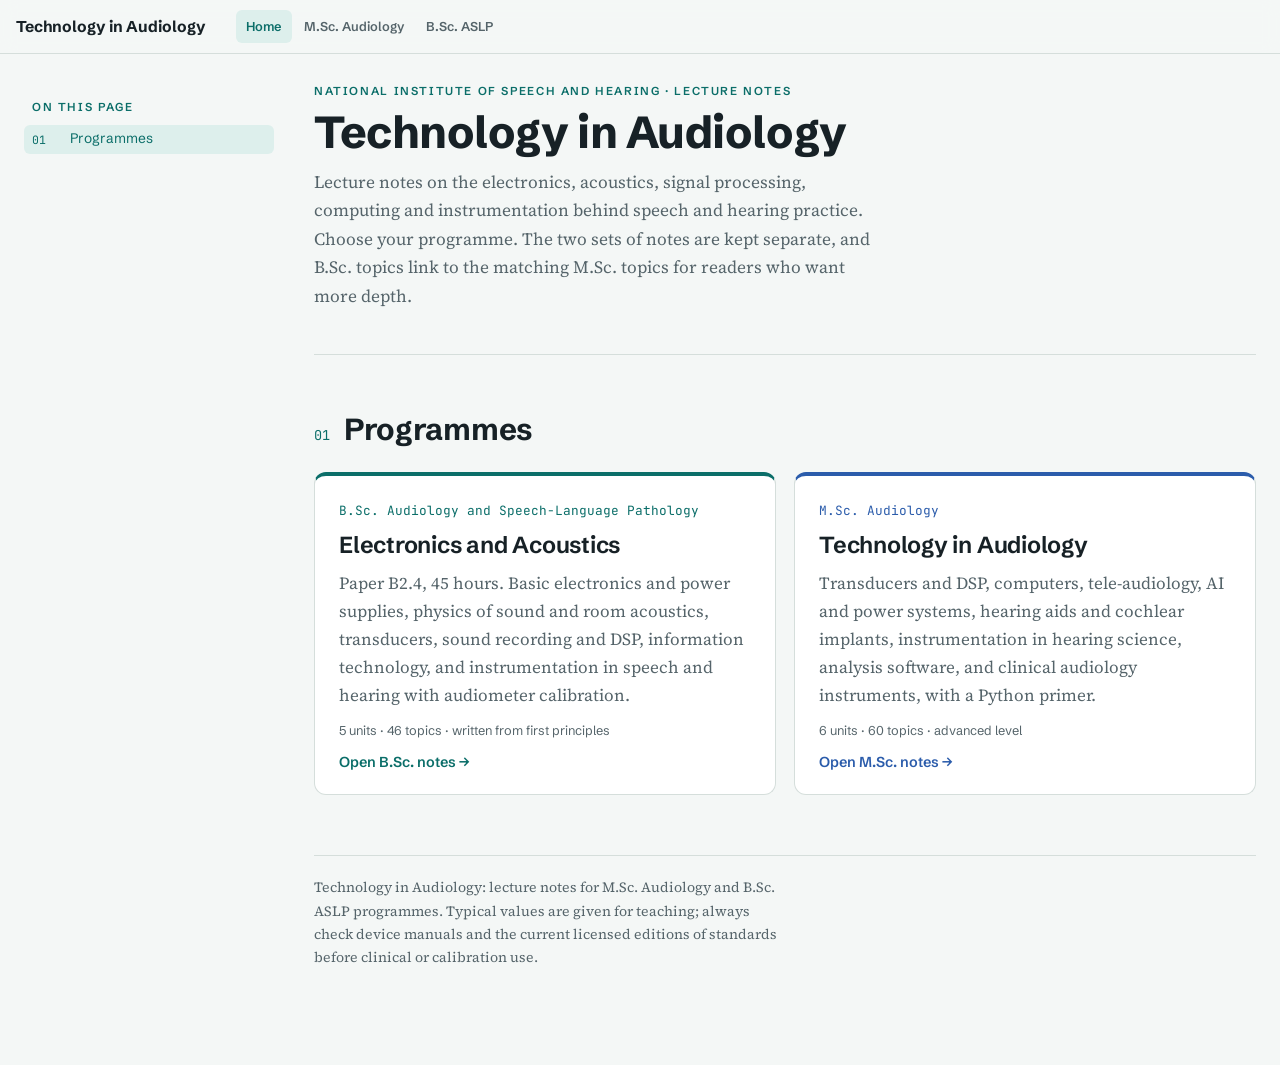
<file: index.html>
<!doctype html>
<html lang="en">
<head>
<meta charset="utf-8">
<meta name="viewport" content="width=device-width, initial-scale=1, viewport-fit=cover">
<title>Technology in Audiology</title>
<meta name="description" content="Lecture notes on technology in audiology for B.Sc. ASLP and M.Sc. Audiology students.">
<link rel="preconnect" href="https://fonts.googleapis.com"><link rel="preconnect" href="https://fonts.gstatic.com" crossorigin>
<link rel="stylesheet" href="https://fonts.googleapis.com/css2?family=JetBrains+Mono:wght@400;600&family=Schibsted+Grotesk:wght@500;600;700;800&family=Source+Serif+4:ital,opsz,wght@0,8..60,400;0,8..60,600;1,8..60,400&display=swap">
<link rel="stylesheet" href="assets/bootstrap.min.css">
<link rel="stylesheet" href="assets/style.css">
</head>
<body>
<header class="topbar">
  <div class="inner">
    <button class="btn-ghost d-xl-none" type="button" data-bs-toggle="offcanvas" data-bs-target="#mnav" aria-controls="mnav" aria-label="Open navigation">
      <svg width="16" height="16" viewBox="0 0 16 16" aria-hidden="true"><path d="M2 4h12M2 8h12M2 12h12" stroke="currentColor" stroke-width="1.6" fill="none" stroke-linecap="round"/></svg>Menu
    </button>
    <a class="brand" href="index.html">
      <span class="t">Technology in Audiology</span>
    </a>
    <nav class="unit-nav" aria-label="Units"><a href="index.html" class="active">Home</a><a href="msc.html">M.Sc. Audiology</a><a href="bsc.html">B.Sc. ASLP</a></nav>
    <span class="spacer"></span>
    
  </div>
</header>
<div class="offcanvas offcanvas-start" tabindex="-1" id="mnav" aria-labelledby="mnavLabel">
  <div class="offcanvas-header">
    <h5 class="offcanvas-title" id="mnavLabel" style="font-family:var(--font-display)">Technology in Audiology</h5>
    <button type="button" class="btn-close" data-bs-dismiss="offcanvas" aria-label="Close"></button>
  </div>
  <div class="offcanvas-body"><ul class="mob-units"><li><a href="index.html" class="active">Home</a></li><li><a href="msc.html">M.Sc. Audiology</a></li><li><a href="bsc.html">B.Sc. ASLP</a></li></ul><div class="eyebrow" style="margin-bottom:6px">On this page</div><div id="mnavBody"></div></div>
</div>
<div class="shell" id="top">
  <aside class="sidenav" aria-label="On this page">
    <div class="eyebrow" style="margin:0 0 8px 8px">On this page</div>
    <ol class="toc" id="toc"></ol>
  </aside>
  <main>
<div class="unit-hero home-hero">
  <div class="eyebrow">National Institute of Speech and Hearing · Lecture notes</div>
  <h1>Technology in Audiology</h1>
  <p class="lede">Lecture notes on the electronics, acoustics, signal processing, computing and instrumentation behind speech and hearing practice. Choose your programme. The two sets of notes are kept separate, and B.Sc. topics link to the matching M.Sc. topics for readers who want more depth.</p>
</div>
<section class="mod" id="programmes" data-short="Programmes">
  <div class="mod-head"><span class="mod-num">01</span><h2>Programmes</h2></div>
  <div class="prog-grid">
    <a class="prog-card" href="bsc.html">
      <span class="u">B.Sc. Audiology and Speech-Language Pathology</span>
      <h3>Electronics and Acoustics</h3>
      <p>Paper B2.4, 45 hours. Basic electronics and power supplies, physics of sound and room acoustics, transducers, sound recording and DSP, information technology, and instrumentation in speech and hearing with audiometer calibration.</p>
      <span class="n">5 units · 46 topics · written from first principles</span>
      <span class="go">Open B.Sc. notes &rarr;</span>
    </a>
    <a class="prog-card" href="msc.html">
      <span class="u">M.Sc. Audiology</span>
      <h3>Technology in Audiology</h3>
      <p>Transducers and DSP, computers, tele-audiology, AI and power systems, hearing aids and cochlear implants, instrumentation in hearing science, analysis software, and clinical audiology instruments, with a Python primer.</p>
      <span class="n">6 units · 60 topics · advanced level</span>
      <span class="go">Open M.Sc. notes &rarr;</span>
    </a>
  </div>
</section>

    <footer>
      <p>Technology in Audiology: lecture notes for M.Sc. Audiology and B.Sc. ASLP programmes. Typical values are given for teaching; always check device manuals and the current licensed editions of standards before clinical or calibration use.</p>
    </footer>
  </main>
</div>
<script src="assets/bootstrap.bundle.min.js"></script>
<script src="assets/site.js"></script>
</body>
</html>
</file>
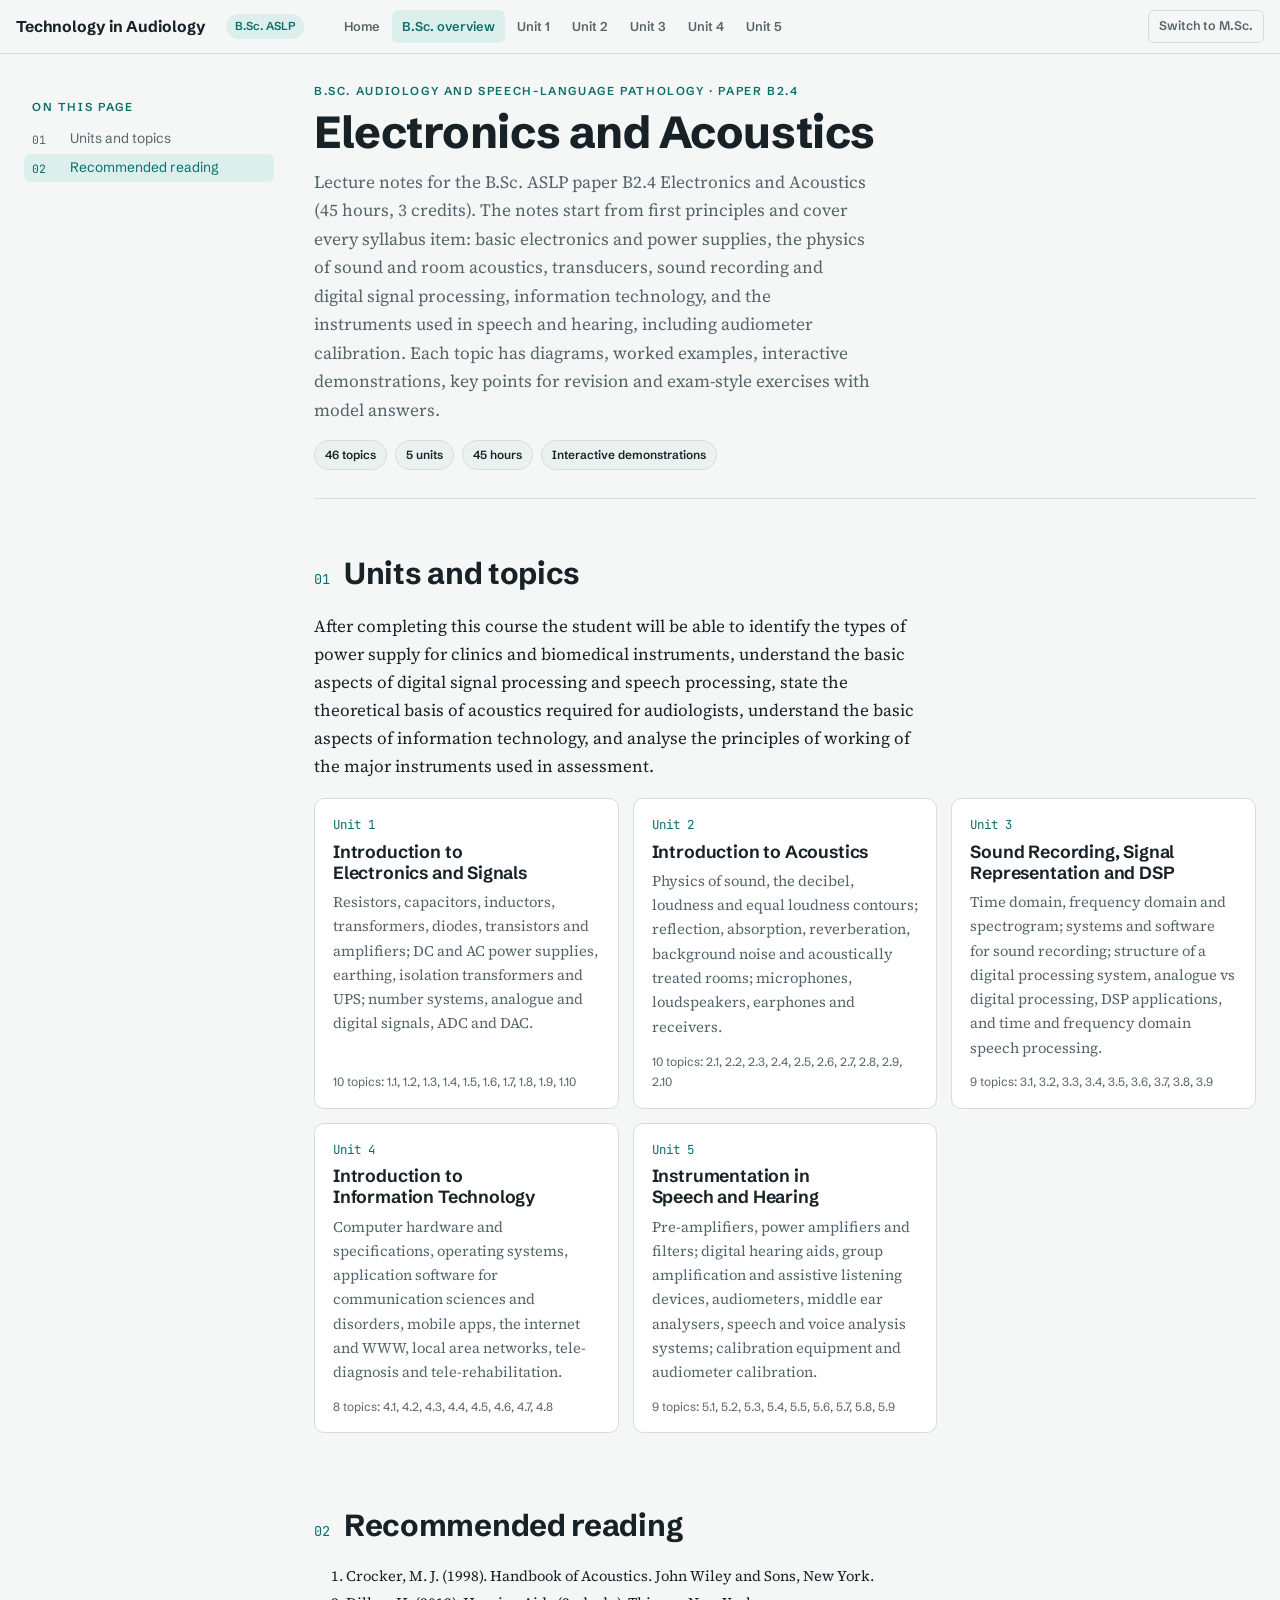
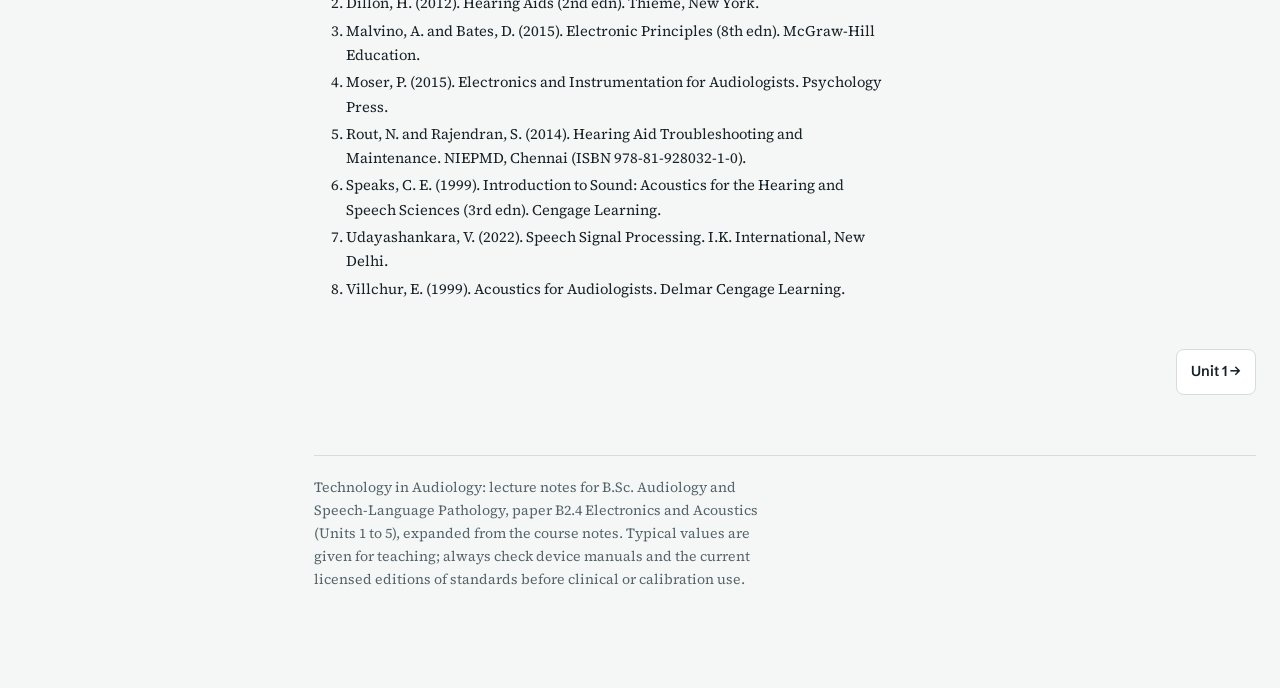
<file: bsc.html>
<!doctype html>
<html lang="en">
<head>
<meta charset="utf-8">
<meta name="viewport" content="width=device-width, initial-scale=1, viewport-fit=cover">
<title>B.Sc. ASLP: Electronics and Acoustics</title>
<meta name="description" content="Lecture notes for B.Sc. ASLP paper B2.4 Electronics and Acoustics.">
<link rel="preconnect" href="https://fonts.googleapis.com"><link rel="preconnect" href="https://fonts.gstatic.com" crossorigin>
<link rel="stylesheet" href="https://fonts.googleapis.com/css2?family=JetBrains+Mono:wght@400;600&family=Schibsted+Grotesk:wght@500;600;700;800&family=Source+Serif+4:ital,opsz,wght@0,8..60,400;0,8..60,600;1,8..60,400&display=swap">
<link rel="stylesheet" href="assets/bootstrap.min.css">
<link rel="stylesheet" href="assets/style.css">
</head>
<body>
<header class="topbar">
  <div class="inner">
    <button class="btn-ghost d-xl-none" type="button" data-bs-toggle="offcanvas" data-bs-target="#mnav" aria-controls="mnav" aria-label="Open navigation">
      <svg width="16" height="16" viewBox="0 0 16 16" aria-hidden="true"><path d="M2 4h12M2 8h12M2 12h12" stroke="currentColor" stroke-width="1.6" fill="none" stroke-linecap="round"/></svg>Menu
    </button>
    <a class="brand" href="index.html">
      <span class="t">Technology in Audiology</span>
    </a><span class="track-tag">B.Sc. ASLP</span>
    <nav class="unit-nav" aria-label="Units"><a href="index.html">Home</a><a href="bsc.html" class="active">B.Sc. overview</a><a href="bsc1.html">Unit 1</a><a href="bsc2.html">Unit 2</a><a href="bsc3.html">Unit 3</a><a href="bsc4.html">Unit 4</a><a href="bsc5.html">Unit 5</a></nav>
    <span class="spacer"></span>
    <a class="track-switch" href="msc.html">Switch to M.Sc.</a>
  </div>
</header>
<div class="offcanvas offcanvas-start" tabindex="-1" id="mnav" aria-labelledby="mnavLabel">
  <div class="offcanvas-header">
    <h5 class="offcanvas-title" id="mnavLabel" style="font-family:var(--font-display)">Technology in Audiology</h5>
    <button type="button" class="btn-close" data-bs-dismiss="offcanvas" aria-label="Close"></button>
  </div>
  <div class="offcanvas-body"><ul class="mob-units"><li><a href="index.html">Home</a></li><li><a href="bsc.html" class="active">B.Sc. overview</a></li><li><a href="bsc1.html">Unit 1: Electronics and Signals</a></li><li><a href="bsc2.html">Unit 2: Acoustics</a></li><li><a href="bsc3.html">Unit 3: Recording and DSP</a></li><li><a href="bsc4.html">Unit 4: Information Technology</a></li><li><a href="bsc5.html">Unit 5: Instrumentation</a></li></ul><div class="eyebrow" style="margin-bottom:6px">On this page</div><div id="mnavBody"></div></div>
</div>
<div class="shell" id="top">
  <aside class="sidenav" aria-label="On this page">
    <div class="eyebrow" style="margin:0 0 8px 8px">On this page</div>
    <ol class="toc" id="toc"></ol>
  </aside>
  <main>
<div class="unit-hero">
  <div class="eyebrow">B.Sc. Audiology and Speech-Language Pathology · Paper B2.4</div>
  <h1>Electronics and Acoustics</h1>
  <p class="lede">Lecture notes for the B.Sc. ASLP paper B2.4 Electronics and Acoustics (45 hours, 3 credits). The notes start from first principles and cover every syllabus item: basic electronics and power supplies, the physics of sound and room acoustics, transducers, sound recording and digital signal processing, information technology, and the instruments used in speech and hearing, including audiometer calibration. Each topic has diagrams, worked examples, interactive demonstrations, key points for revision and exam-style exercises with model answers.</p>
  <div class="meta">
    <span class="chip">46 topics</span>
    <span class="chip">5 units</span>
    <span class="chip">45 hours</span>
    <span class="chip">Interactive demonstrations</span>
  </div>
</div>
<section class="mod" id="units" data-short="Units and topics">
  <div class="mod-head"><span class="mod-num">01</span><h2>Units and topics</h2></div>
  <p>After completing this course the student will be able to identify the types of power supply for clinics and biomedical instruments, understand the basic aspects of digital signal processing and speech processing, state the theoretical basis of acoustics required for audiologists, understand the basic aspects of information technology, and analyse the principles of working of the major instruments used in assessment.</p>
  <div class="hub-grid"><a class="hub-card" href="bsc1.html"><span class="u">Unit 1</span><h3>Introduction to Electronics and Signals</h3><p>Resistors, capacitors, inductors, transformers, diodes, transistors and amplifiers; DC and AC power supplies, earthing, isolation transformers and UPS; number systems, analogue and digital signals, ADC and DAC.</p><span class="n">10 topics: 1.1, 1.2, 1.3, 1.4, 1.5, 1.6, 1.7, 1.8, 1.9, 1.10</span></a><a class="hub-card" href="bsc2.html"><span class="u">Unit 2</span><h3>Introduction to Acoustics</h3><p>Physics of sound, the decibel, loudness and equal loudness contours; reflection, absorption, reverberation, background noise and acoustically treated rooms; microphones, loudspeakers, earphones and receivers.</p><span class="n">10 topics: 2.1, 2.2, 2.3, 2.4, 2.5, 2.6, 2.7, 2.8, 2.9, 2.10</span></a><a class="hub-card" href="bsc3.html"><span class="u">Unit 3</span><h3>Sound Recording, Signal Representation and DSP</h3><p>Time domain, frequency domain and spectrogram; systems and software for sound recording; structure of a digital processing system, analogue vs digital processing, DSP applications, and time and frequency domain speech processing.</p><span class="n">9 topics: 3.1, 3.2, 3.3, 3.4, 3.5, 3.6, 3.7, 3.8, 3.9</span></a><a class="hub-card" href="bsc4.html"><span class="u">Unit 4</span><h3>Introduction to Information Technology</h3><p>Computer hardware and specifications, operating systems, application software for communication sciences and disorders, mobile apps, the internet and WWW, local area networks, tele-diagnosis and tele-rehabilitation.</p><span class="n">8 topics: 4.1, 4.2, 4.3, 4.4, 4.5, 4.6, 4.7, 4.8</span></a><a class="hub-card" href="bsc5.html"><span class="u">Unit 5</span><h3>Instrumentation in Speech and Hearing</h3><p>Pre-amplifiers, power amplifiers and filters; digital hearing aids, group amplification and assistive listening devices, audiometers, middle ear analysers, speech and voice analysis systems; calibration equipment and audiometer calibration.</p><span class="n">9 topics: 5.1, 5.2, 5.3, 5.4, 5.5, 5.6, 5.7, 5.8, 5.9</span></a></div>
</section>
<section class="mod" id="reading" data-short="Recommended reading">
  <div class="mod-head"><span class="mod-num">02</span><h2>Recommended reading</h2></div>
  <ol class="refs">
    <li>Crocker, M. J. (1998). Handbook of Acoustics. John Wiley and Sons, New York.</li>
    <li>Dillon, H. (2012). Hearing Aids (2nd edn). Thieme, New York.</li>
    <li>Malvino, A. and Bates, D. (2015). Electronic Principles (8th edn). McGraw-Hill Education.</li>
    <li>Moser, P. (2015). Electronics and Instrumentation for Audiologists. Psychology Press.</li>
    <li>Rout, N. and Rajendran, S. (2014). Hearing Aid Troubleshooting and Maintenance. NIEPMD, Chennai (ISBN 978-81-928032-1-0).</li>
    <li>Speaks, C. E. (1999). Introduction to Sound: Acoustics for the Hearing and Speech Sciences (3rd edn). Cengage Learning.</li>
    <li>Udayashankara, V. (2022). Speech Signal Processing. I.K. International, New Delhi.</li>
    <li>Villchur, E. (1999). Acoustics for Audiologists. Delmar Cengage Learning.</li>
  </ol>
</section>
<div class="pager"><span></span><a href="bsc1.html">Unit 1 &rarr;</a></div>
    <footer>
      <p>Technology in Audiology: lecture notes for B.Sc. Audiology and Speech-Language Pathology, paper B2.4 Electronics and Acoustics (Units 1 to 5), expanded from the course notes. Typical values are given for teaching; always check device manuals and the current licensed editions of standards before clinical or calibration use.</p>
    </footer>
  </main>
</div>
<script src="assets/bootstrap.bundle.min.js"></script>
<script src="assets/site.js"></script>
</body>
</html>
</file>
<file: assets/style.css>
:root{
  color-scheme:light;
  --bg:#F4F7F6; --surface:#FFFFFF; --surface-2:#EBF1EF; --ink:#172126; --muted:#55646A; --rule:#D5DEDB;
  --accent:#0B6E69; --accent-ink:#FFFFFF; --accent-soft:#DDEFEC; --right:#C0392B; --left:#2B5CAB; --warn:#A8610C;
  --code-bg:#F0F4F3; --code-ink:#1B2A2F; --tok-kw:#8A3B9E; --tok-str:#2D7A3A; --tok-num:#B5541C; --tok-com:#7A8A8F; --tok-fn:#1F5FA8; --tok-bi:#0B6E69;
  --plot-grid:#E1E8E6; --plot-axis:#8A9A9F;
  --font-display:"Schibsted Grotesk","Helvetica Neue",Arial,sans-serif;
  --font-body:"Source Serif 4",Georgia,"Times New Roman",serif;
  --font-mono:"JetBrains Mono",ui-monospace,SFMono-Regular,Menlo,Consolas,monospace;
}

html{scroll-behavior:smooth;scroll-padding-top:72px}
@media (prefers-reduced-motion: reduce){html{scroll-behavior:auto}*{transition:none!important;animation:none!important}}
body{background:var(--bg);color:var(--ink);font-family:var(--font-body);font-size:17px;line-height:1.65;
  --bs-body-bg:var(--bg);--bs-body-color:var(--ink);--bs-border-color:var(--rule);--bs-emphasis-color:var(--ink);--bs-secondary-color:var(--muted);--bs-link-color-rgb:11,110,105}
a{color:var(--accent);text-underline-offset:3px}
a:hover{color:var(--ink)}
h1,h2,h3,h4,.display{font-family:var(--font-display);color:var(--ink);text-wrap:balance;letter-spacing:-.01em}
h2{font-size:1.9rem;font-weight:700;margin:0 0 .4rem}
h3{font-size:1.2rem;font-weight:650;margin:2rem 0 .6rem}
h4{font-size:1rem;font-weight:650;margin:1.2rem 0 .4rem}
p,li{max-width:68ch}
code{font-family:var(--font-mono);font-size:.86em;color:var(--code-ink);background:var(--code-bg);padding:.1em .35em;border-radius:4px}
:focus-visible{outline:2px solid var(--accent);outline-offset:2px}
.eyebrow{font-family:var(--font-display);font-size:.72rem;letter-spacing:.14em;text-transform:uppercase;color:var(--accent);font-weight:600}
.muted{color:var(--muted)}

/* top bar */
.topbar{position:sticky;top:env(safe-area-inset-top,0px);z-index:1030;background:color-mix(in srgb,var(--bg) 88%,transparent);backdrop-filter:blur(8px);border-bottom:1px solid var(--rule)}
.topbar .inner{display:flex;align-items:center;gap:12px;padding:10px 16px;max-width:1360px;margin:0 auto}
.brand{font-family:var(--font-display);font-weight:700;font-size:.98rem;color:var(--ink);text-decoration:none;display:flex;align-items:center;gap:10px;min-width:0}
.brand span.t{white-space:nowrap;overflow:hidden;text-overflow:ellipsis}
.brand .mark{width:28px;height:28px;flex:none}
.topbar .spacer{flex:1}
.btn-ghost{font-family:var(--font-display);font-size:.8rem;font-weight:600;border:1px solid var(--rule);background:var(--surface);color:var(--ink);border-radius:6px;padding:6px 10px;display:inline-flex;align-items:center;gap:6px;white-space:nowrap}
.btn-ghost:hover{border-color:var(--accent);color:var(--accent)}
.btn-ghost[aria-pressed="true"]{background:var(--accent);color:var(--accent-ink);border-color:var(--accent)}
.btn-accent{font-family:var(--font-display);font-size:.8rem;font-weight:600;border:1px solid var(--accent);background:var(--accent);color:var(--accent-ink);border-radius:6px;padding:6px 12px}
.btn-accent:hover{filter:brightness(1.08)}

/* layout */
.shell{max-width:1360px;margin:0 auto;padding-inline:16px;display:grid;grid-template-columns:1fr;gap:40px}
@media (min-width:992px){.shell{grid-template-columns:250px minmax(0,1fr);padding-inline:24px}}
.sidenav{display:none}
@media (min-width:992px){.sidenav{display:block;position:sticky;top:calc(env(safe-area-inset-top,0px) + 70px);align-self:start;max-height:calc(100vh - 90px);overflow:auto;padding-block:28px}}
.toc{list-style:none;padding:0;margin:0;counter-reset:m;font-family:var(--font-display);font-size:.86rem}
.toc li{max-width:none}
.toc .grp{font-size:.68rem;letter-spacing:.14em;text-transform:uppercase;color:var(--muted);margin:18px 0 6px;font-weight:600}
.toc a{display:grid;grid-template-columns:34px 1fr;gap:4px;padding:5px 8px;border-radius:6px;color:var(--muted);text-decoration:none;line-height:1.35}
.toc a .n{font-family:var(--font-mono);font-size:.72rem;color:var(--muted);padding-top:2px;font-variant-numeric:tabular-nums}
.toc a:hover{color:var(--ink);background:var(--surface-2)}
.toc a.active{color:var(--accent);background:var(--accent-soft)}
.toc a.active .n{color:var(--accent)}
main{min-width:0;padding-block:28px 80px}
.offcanvas{background:var(--bg);color:var(--ink)}
.offcanvas .btn-close{filter:var(--close-filter,none)}


/* hero */
.hero{display:grid;grid-template-columns:1fr;gap:28px;padding-bottom:36px;border-bottom:1px solid var(--rule)}
@media (min-width:1200px){.hero{grid-template-columns:minmax(0,1.05fr) minmax(0,1fr);align-items:center}}
.hero > *{min-width:0}
.hero h1{font-size:clamp(2rem,4.2vw,3.1rem);font-weight:750;line-height:1.08;margin:.4rem 0 .8rem}
.hero .lede{font-size:1.1rem;color:var(--muted);max-width:56ch}
.meta{display:flex;flex-wrap:wrap;gap:8px;margin-top:16px}
.chip{font-family:var(--font-display);font-size:.74rem;font-weight:600;padding:4px 10px;border-radius:999px;background:var(--surface-2);color:var(--ink);border:1px solid var(--rule)}
.scope{background:var(--code-bg);border:1px solid var(--rule);border-radius:10px;padding:14px}
.scope-head{display:flex;flex-wrap:wrap;align-items:center;justify-content:space-between;gap:8px;margin-bottom:8px;font-family:var(--font-display);font-size:.78rem;color:var(--muted)}
.freq-row{display:flex;flex-wrap:wrap;gap:4px}
.freq-row button{font-family:var(--font-mono);font-size:.72rem;border:1px solid var(--rule);background:var(--surface);color:var(--ink);border-radius:5px;padding:3px 7px}
.freq-row button.on{background:var(--accent);border-color:var(--accent);color:var(--accent-ink)}
#heroCanvas{width:100%;display:block}
.scope-code{font-family:var(--font-mono);font-size:.78rem;color:var(--code-ink);margin-top:8px;white-space:pre;overflow-x:auto}

/* sections */
section.mod{padding-top:56px}
.mod-head{display:flex;align-items:baseline;gap:14px;margin-bottom:14px}
.mod-num{font-family:var(--font-mono);font-size:.85rem;color:var(--accent);font-variant-numeric:tabular-nums;flex:none}
.wwh{display:grid;grid-template-columns:1fr;gap:0;border:1px solid var(--rule);border-radius:10px;background:var(--surface);margin:18px 0}
@media (min-width:768px){.wwh{grid-template-columns:repeat(3,1fr)}}
.wwh > div{padding:16px 18px;border-top:1px solid var(--rule)}
.wwh > div:first-child{border-top:0}
@media (min-width:768px){.wwh > div{border-top:0;border-left:1px solid var(--rule)}.wwh > div:first-child{border-left:0}}
.wwh h4{margin:0 0 6px;font-size:.78rem;letter-spacing:.12em;text-transform:uppercase;color:var(--accent)}
.wwh p{margin:0;font-size:.95rem}
.note{border-left:3px solid var(--accent);background:var(--accent-soft);padding:12px 16px;border-radius:0 8px 8px 0;margin:18px 0;font-size:.96rem}
.note.warn{border-left-color:var(--warn);background:color-mix(in srgb,var(--warn) 12%,var(--surface))}
.note .lbl{font-family:var(--font-display);font-size:.72rem;letter-spacing:.12em;text-transform:uppercase;font-weight:700;display:block;margin-bottom:2px;color:var(--accent)}
.note.warn .lbl{color:var(--warn)}

/* tables */
.tbl-wrap{overflow-x:auto;margin:16px 0;border:1px solid var(--rule);border-radius:10px;background:var(--surface)}
.tbl{width:100%;border-collapse:collapse;font-size:.92rem;min-width:560px}
.tbl th{font-family:var(--font-display);font-size:.74rem;letter-spacing:.08em;text-transform:uppercase;color:var(--muted);text-align:left;padding:10px 14px;border-bottom:1px solid var(--rule);background:var(--surface-2);font-weight:600}
.tbl td{padding:10px 14px;border-bottom:1px solid var(--rule);vertical-align:top}
.tbl tr:last-child td{border-bottom:0}
.tbl td code{white-space:nowrap}
.tbl .num{font-variant-numeric:tabular-nums;font-family:var(--font-mono);font-size:.85rem}

/* notebook cells */
.cell{margin:18px 0;border:1px solid var(--rule);border-radius:10px;background:var(--surface);overflow:hidden}
.cell-bar{display:flex;align-items:center;gap:8px;padding:6px 8px 6px 12px;border-bottom:1px solid var(--rule);background:var(--surface-2)}
.prompt{white-space:nowrap;font-family:var(--font-mono);font-size:.74rem;color:var(--left);font-variant-numeric:tabular-nums;min-width:52px}
.cell-title{font-family:var(--font-display);font-size:.78rem;color:var(--muted);flex:1;min-width:0;white-space:nowrap;overflow:hidden;text-overflow:ellipsis}
.cell-btn{font-family:var(--font-display);font-size:.74rem;font-weight:600;border:1px solid var(--rule);background:var(--surface);color:var(--ink);border-radius:5px;padding:3px 9px;display:inline-flex;align-items:center;gap:5px}
.cell-btn:hover{border-color:var(--accent);color:var(--accent)}
.cell-btn.run{background:var(--accent);color:var(--accent-ink);border-color:var(--accent)}
.cell-btn.run:hover{filter:brightness(1.08);color:var(--accent-ink)}
pre.code{margin:0;padding:14px 16px;background:var(--code-bg);color:var(--code-ink);font-family:var(--font-mono);font-size:.82rem;line-height:1.6;overflow-x:auto;tab-size:4}
.tk-kw{color:var(--tok-kw)} .tk-str{color:var(--tok-str)} .tk-num{color:var(--tok-num)} .tk-com{color:var(--tok-com);font-style:italic} .tk-fn{color:var(--tok-fn)} .tk-bi{color:var(--tok-bi)}
.out{border-top:1px dashed var(--rule);padding:10px 16px 14px;display:grid;grid-template-columns:64px minmax(0,1fr);gap:8px}
.out .prompt{color:var(--right);padding-top:2px}
.out pre{margin:0;font-family:var(--font-mono);font-size:.8rem;color:var(--ink);white-space:pre;overflow-x:auto}
.out canvas{width:100%;display:block;margin-top:6px}
.out.flash{animation:flash .5s ease}
@keyframes flash{from{background:var(--accent-soft)}to{background:transparent}}
body.predict .cell:not(.ran) .out{display:none}
body.predict .cell:not(.ran) .cell-bar::after{content:"Predict the output, then run";font-family:var(--font-display);font-size:.7rem;color:var(--warn)}
@media (max-width:575px){.out{grid-template-columns:1fr}.out .prompt{display:none}.cell-title{display:none}}

/* line-by-line */
.lbl-list{list-style:none;padding:0;margin:14px 0;display:grid;gap:10px}
.lbl-list li{max-width:none;display:grid;grid-template-columns:1fr;gap:6px;border:1px solid var(--rule);border-radius:10px;padding:14px 16px;background:var(--surface)}
@media (min-width:768px){.lbl-list li{grid-template-columns:260px 1fr;gap:18px}}
.lbl-list .src{font-family:var(--font-mono);font-size:.8rem;background:var(--code-bg);padding:8px 10px;border-radius:6px;align-self:start;overflow-x:auto;white-space:pre}
.lbl-list p{margin:0 0 6px;font-size:.95rem}
.tokens{display:flex;flex-wrap:wrap;gap:6px;margin:8px 0 0}
.tok{font-family:var(--font-mono);font-size:.74rem;border:1px solid var(--rule);border-radius:5px;padding:2px 7px;background:var(--surface-2)}
.tok b{font-weight:600;color:var(--accent)}

/* diagram */
.diagram{overflow-x:auto;border:1px solid var(--rule);border-radius:10px;background:var(--surface);padding:14px;margin:16px 0}
.diagram svg{min-width:760px;width:100%;height:auto;display:block}
.dg-box{fill:var(--surface-2);stroke:var(--rule)}
.dg-box.acc{fill:var(--accent-soft);stroke:var(--accent)}
.dg-t{font-family:var(--font-display);font-size:13px;font-weight:650;fill:var(--ink)}
.dg-s{font-family:var(--font-mono);font-size:10.5px;fill:var(--muted)}
.dg-l{stroke:var(--plot-axis);stroke-width:1.5;fill:none}
.dg-a{fill:var(--plot-axis)}

/* matrix shape */
.shape-demo{display:flex;flex-wrap:wrap;gap:24px;align-items:flex-end;margin:12px 0}
.shape-demo figure{margin:0;font-family:var(--font-mono);font-size:.74rem;color:var(--muted);display:grid;gap:6px;justify-items:start}
.mgrid{display:grid;gap:2px}
.mgrid span{width:14px;height:14px;background:var(--accent-soft);border:1px solid var(--accent);border-radius:2px}
.mgrid span.hl{background:var(--accent)}

/* labs */
.lab{border:1px solid var(--rule);border-radius:10px;background:var(--surface);padding:18px;margin:18px 0}
.lab-controls{display:grid;grid-template-columns:1fr;gap:14px;margin:12px 0}
@media (min-width:768px){.lab-controls{grid-template-columns:repeat(3,1fr)}}
.lab label{font-family:var(--font-display);font-size:.78rem;font-weight:600;color:var(--muted);display:block;margin-bottom:4px}
.lab output{font-family:var(--font-mono);font-size:.8rem;color:var(--ink)}
.form-range{accent-color:var(--accent)}
.form-range::-webkit-slider-thumb{background:var(--accent)}
.form-range::-moz-range-thumb{background:var(--accent)}
.form-select{background-color:var(--surface);color:var(--ink);border-color:var(--rule);font-family:var(--font-mono);font-size:.85rem}
.readout{display:flex;flex-wrap:wrap;gap:10px;margin-top:10px}
.readout > div{border:1px solid var(--rule);border-radius:8px;padding:8px 12px;background:var(--surface-2);min-width:150px}
.readout .k{font-family:var(--font-display);font-size:.7rem;letter-spacing:.1em;text-transform:uppercase;color:var(--muted)}
.readout .v{font-family:var(--font-mono);font-size:1rem;font-variant-numeric:tabular-nums}
.readout .v.bad{color:var(--right)}
.lab canvas{width:100%;display:block}

/* legend */
.legend{display:flex;flex-wrap:wrap;gap:14px;font-family:var(--font-display);font-size:.76rem;color:var(--muted);margin-top:6px}
.legend i{display:inline-block;width:14px;height:3px;border-radius:2px;margin-right:6px;vertical-align:middle}

/* cards for apps */
.app-grid{display:grid;grid-template-columns:1fr;gap:12px;margin:16px 0}
@media (min-width:768px){.app-grid{grid-template-columns:repeat(2,1fr)}}
.app{border:1px solid var(--rule);border-radius:10px;padding:14px 16px;background:var(--surface)}
.app h4{margin:0 0 4px}
.app p{margin:0;font-size:.93rem}
.app .libs{margin-top:8px;display:flex;flex-wrap:wrap;gap:6px}

/* quiz */
.q{border:1px solid var(--rule);border-radius:10px;padding:14px 16px;background:var(--surface);margin:12px 0}
.q .qt{font-weight:600;margin-bottom:8px}
.q .opts{display:grid;gap:6px}
.q button.opt{text-align:left;border:1px solid var(--rule);background:var(--surface-2);color:var(--ink);border-radius:7px;padding:8px 12px;font-size:.93rem;font-family:var(--font-body)}
.q button.opt:hover{border-color:var(--accent)}
.q button.opt.right{border-color:var(--accent);background:var(--accent-soft)}
.q button.opt.wrong{border-color:var(--right);background:color-mix(in srgb,var(--right) 12%,var(--surface))}
.q .fb{font-size:.9rem;margin-top:8px;color:var(--muted)}
.score{font-family:var(--font-display);font-weight:650}

/* accordion */
.accordion{--bs-accordion-bg:var(--surface);--bs-accordion-color:var(--ink);--bs-accordion-border-color:var(--rule);--bs-accordion-btn-color:var(--ink);--bs-accordion-active-bg:var(--accent-soft);--bs-accordion-active-color:var(--ink);--bs-accordion-btn-focus-box-shadow:0 0 0 2px var(--accent)}
.accordion-button{font-family:var(--font-display);font-weight:650;font-size:.98rem}

.nav-tabs{--bs-nav-tabs-border-color:var(--rule);--bs-nav-tabs-link-active-bg:var(--surface);--bs-nav-tabs-link-active-color:var(--ink);--bs-nav-tabs-link-active-border-color:var(--rule) var(--rule) var(--surface);--bs-nav-link-color:var(--muted);--bs-nav-link-hover-color:var(--accent);font-family:var(--font-display);font-size:.85rem;font-weight:600;flex-wrap:nowrap;overflow-x:auto;overflow-y:hidden}
.nav-tabs .nav-link{white-space:nowrap}
.tab-content{border:1px solid var(--rule);border-top:0;border-radius:0 0 10px 10px;background:var(--surface);padding:6px 16px 16px}
.tab-content .cell{margin:12px 0 4px}

footer{border-top:1px solid var(--rule);margin-top:60px;padding-top:20px;font-size:.88rem;color:var(--muted)}

/* ===== multi-page notes additions ===== */
.unit-nav{display:none;gap:2px;margin-left:18px}
@media (min-width:1200px){.unit-nav{display:flex}}
.unit-nav a{font-family:var(--font-display);font-size:.8rem;font-weight:600;color:var(--muted);text-decoration:none;padding:6px 10px;border-radius:6px;white-space:nowrap}
.unit-nav a:hover{color:var(--ink);background:var(--surface-2)}
.unit-nav a.active{color:var(--accent);background:var(--accent-soft)}
.mob-units{list-style:none;padding:0;margin:0 0 18px;display:grid;gap:2px;font-family:var(--font-display);font-size:.9rem}
.mob-units a{display:block;padding:6px 8px;border-radius:6px;color:var(--ink);text-decoration:none}
.mob-units a.active{background:var(--accent-soft);color:var(--accent)}
.unit-hero{padding-bottom:28px;border-bottom:1px solid var(--rule)}
.unit-hero h1{font-size:clamp(1.9rem,3.8vw,2.8rem);font-weight:750;line-height:1.1;margin:.4rem 0 .7rem}
.unit-hero .lede{font-size:1.08rem;color:var(--muted);max-width:62ch}
.topic-list{display:grid;grid-template-columns:1fr;gap:6px;margin:18px 0 0;padding:0;list-style:none}
@media (min-width:768px){.topic-list{grid-template-columns:repeat(2,1fr)}}
.topic-list li{max-width:none}
.topic-list a{display:grid;grid-template-columns:44px 1fr auto;gap:8px;align-items:baseline;padding:8px 12px;border:1px solid var(--rule);border-radius:8px;background:var(--surface);color:var(--ink);text-decoration:none;font-size:.93rem;height:100%}
.topic-list a:hover{border-color:var(--accent)}
.topic-list .c{font-family:var(--font-mono);font-size:.78rem;color:var(--accent)}
.topic-list .d{font-family:var(--font-display);font-size:.72rem;color:var(--muted);white-space:nowrap}

section.topic{padding-top:64px}
section.topic + section.topic{border-top:1px solid var(--rule);margin-top:48px}
.topic-head{display:flex;align-items:baseline;gap:14px;margin-bottom:8px}
.topic-code{font-family:var(--font-mono);font-size:.95rem;color:var(--accent);font-variant-numeric:tabular-nums;flex:none;background:var(--accent-soft);padding:2px 8px;border-radius:6px}
.topic-head h2{font-size:1.75rem}
.topic-meta{display:flex;flex-wrap:wrap;gap:6px;margin:0 0 12px}
.lede{font-size:1.06rem;color:var(--muted);max-width:66ch}
.eq{font-family:var(--font-mono);font-size:.92rem;background:var(--code-bg);border:1px solid var(--rule);border-radius:8px;padding:12px 16px;margin:12px 0;overflow-x:auto;white-space:pre;color:var(--code-ink);line-height:1.7}
.eq .where{display:block;font-family:var(--font-body);font-size:.88rem;color:var(--muted);white-space:normal;margin-top:6px}
.steps{padding-left:1.3rem}
.steps li{margin:4px 0}
.demo{border:1px solid var(--rule);border-radius:10px;background:var(--surface);padding:18px;margin:18px 0}
.demo h4{margin-top:0}
.demo canvas{width:100%;display:block}
.demo .ctrls{display:grid;grid-template-columns:1fr;gap:14px;margin:12px 0}
@media (min-width:768px){.demo .ctrls{grid-template-columns:repeat(3,1fr)}}
.demo label{font-family:var(--font-display);font-size:.78rem;font-weight:600;color:var(--muted);display:block;margin-bottom:4px}
.demo output{font-family:var(--font-mono);font-size:.8rem;color:var(--ink)}
.two-col{display:grid;grid-template-columns:1fr;gap:16px;margin:14px 0}
@media (min-width:900px){.two-col{grid-template-columns:1fr 1fr}}
.two-col > div{border:1px solid var(--rule);border-radius:10px;padding:14px 16px;background:var(--surface)}
.two-col h4{margin-top:0}
.two-col ul{margin:0;padding-left:1.1rem}
.figcap{font-family:var(--font-display);font-size:.78rem;color:var(--muted);margin:-8px 0 16px}
.q .opts{list-style:none;padding:0;margin:0}
.q .opts li{max-width:none}
.refs{font-size:.92rem}
.refs li{margin:3px 0}
.hub-grid{display:grid;grid-template-columns:1fr;gap:14px;margin:18px 0}
@media (min-width:768px){.hub-grid{grid-template-columns:repeat(2,1fr)}}
@media (min-width:1200px){.hub-grid{grid-template-columns:repeat(3,1fr)}}
.hub-card{display:flex;flex-direction:column;gap:6px;border:1px solid var(--rule);border-radius:10px;padding:16px 18px;background:var(--surface);color:var(--ink);text-decoration:none}
.hub-card:hover{border-color:var(--accent);color:var(--ink)}
.hub-card .u{font-family:var(--font-mono);font-size:.78rem;color:var(--accent)}
.hub-card h3{margin:0;font-size:1.1rem}
.hub-card p{margin:0;font-size:.92rem;color:var(--muted)}
.hub-card .n{font-family:var(--font-display);font-size:.75rem;color:var(--muted);margin-top:auto;padding-top:6px}
.dg-box.warn{fill:color-mix(in srgb,var(--warn) 14%,var(--surface));stroke:var(--warn)}
.dg-box.alt{fill:color-mix(in srgb,var(--left) 12%,var(--surface));stroke:var(--left)}
.dg-lbl{font-family:var(--font-display);font-size:11px;fill:var(--muted)}
.dg-sig{stroke:var(--accent);stroke-width:1.8;fill:none}
.dg-sig2{stroke:var(--right);stroke-width:1.8;fill:none}
.dg-sig3{stroke:var(--left);stroke-width:1.8;fill:none}
.pager{display:flex;justify-content:space-between;gap:12px;flex-wrap:wrap;margin-top:48px}
.pager a{font-family:var(--font-display);font-weight:600;font-size:.9rem;border:1px solid var(--rule);border-radius:8px;padding:10px 14px;text-decoration:none;color:var(--ink);background:var(--surface)}
.pager a:hover{border-color:var(--accent);color:var(--accent)}
.two-col > *,.hub-grid > *,.app-grid > *,.wwh > *,.lab-controls > *,.demo .ctrls > *,.topic-list > *{min-width:0}

/* ===== photo figures with credits ===== */
.photos{display:grid;grid-template-columns:1fr;gap:14px;margin:18px 0}
@media (min-width:700px){.photos.n2{grid-template-columns:1fr 1fr}.photos.n3{grid-template-columns:repeat(3,1fr)}}
.photo{margin:0;border:1px solid var(--rule);border-radius:10px;background:var(--surface);overflow:hidden;display:flex;flex-direction:column;min-width:0}
.photo .frame{background:#fff;display:flex;align-items:center;justify-content:center;padding:8px;height:240px}
.photos.n1 .photo .frame{height:auto;max-height:420px}
.photo img{width:auto;height:auto;max-width:100%;max-height:100%;object-fit:contain;display:block}
.photos.n1 .photo img{max-height:400px}
.photo figcaption{padding:10px 12px 12px;font-size:.88rem;line-height:1.5;display:grid;gap:6px}
.photo .credit{font-family:var(--font-display);font-size:.72rem;color:var(--muted);line-height:1.45}
.photo .credit a{color:var(--muted)}
.credits-list{font-size:.86rem;padding-left:1.2rem}
.credits-list li{max-width:none;margin:4px 0}
.credits-list .muted a{color:var(--muted)}
.refs li,.credits-list li{overflow-wrap:anywhere}
main p,main li{overflow-wrap:break-word}
.out > *{min-width:0}
main a{word-break:break-word}
/* programme tracks */
.track-tag{font-family:var(--font-display);font-size:.72rem;font-weight:600;color:var(--accent);background:var(--accent-soft);border-radius:999px;padding:3px 9px;white-space:nowrap;margin-left:8px;flex:none}
.track-switch{font-family:var(--font-display);font-size:.78rem;font-weight:600;color:var(--muted);text-decoration:none;border:1px solid var(--rule);border-radius:6px;padding:5px 10px;white-space:nowrap;display:none}
@media (min-width:576px){.track-switch{display:inline-block}}
.track-switch:hover{color:var(--accent);border-color:var(--accent)}
.prog-grid{display:grid;grid-template-columns:1fr;gap:18px;margin:18px 0}
@media (min-width:900px){.prog-grid{grid-template-columns:repeat(2,1fr)}}
.prog-grid > *{min-width:0}
.prog-card{display:flex;flex-direction:column;gap:10px;border:1px solid var(--rule);border-top:4px solid var(--accent);border-radius:12px;padding:24px 24px 20px;background:var(--surface);color:var(--ink);text-decoration:none}
.prog-card:nth-child(2){border-top-color:var(--left)}
.prog-card:hover{border-color:var(--accent);color:var(--ink);box-shadow:0 6px 20px rgba(0,0,0,.06)}
.prog-card .u{font-family:var(--font-mono);font-size:.8rem;color:var(--accent)}
.prog-card:nth-child(2) .u{color:var(--left)}
.prog-card h3{margin:0;font-size:1.45rem}
.prog-card p{margin:0;color:var(--muted)}
.prog-card .n{font-family:var(--font-display);font-size:.8rem;color:var(--muted)}
.prog-card .go{font-family:var(--font-display);font-weight:600;font-size:.9rem;color:var(--accent);margin-top:auto}
.prog-card:nth-child(2) .go{color:var(--left)}
</file>
